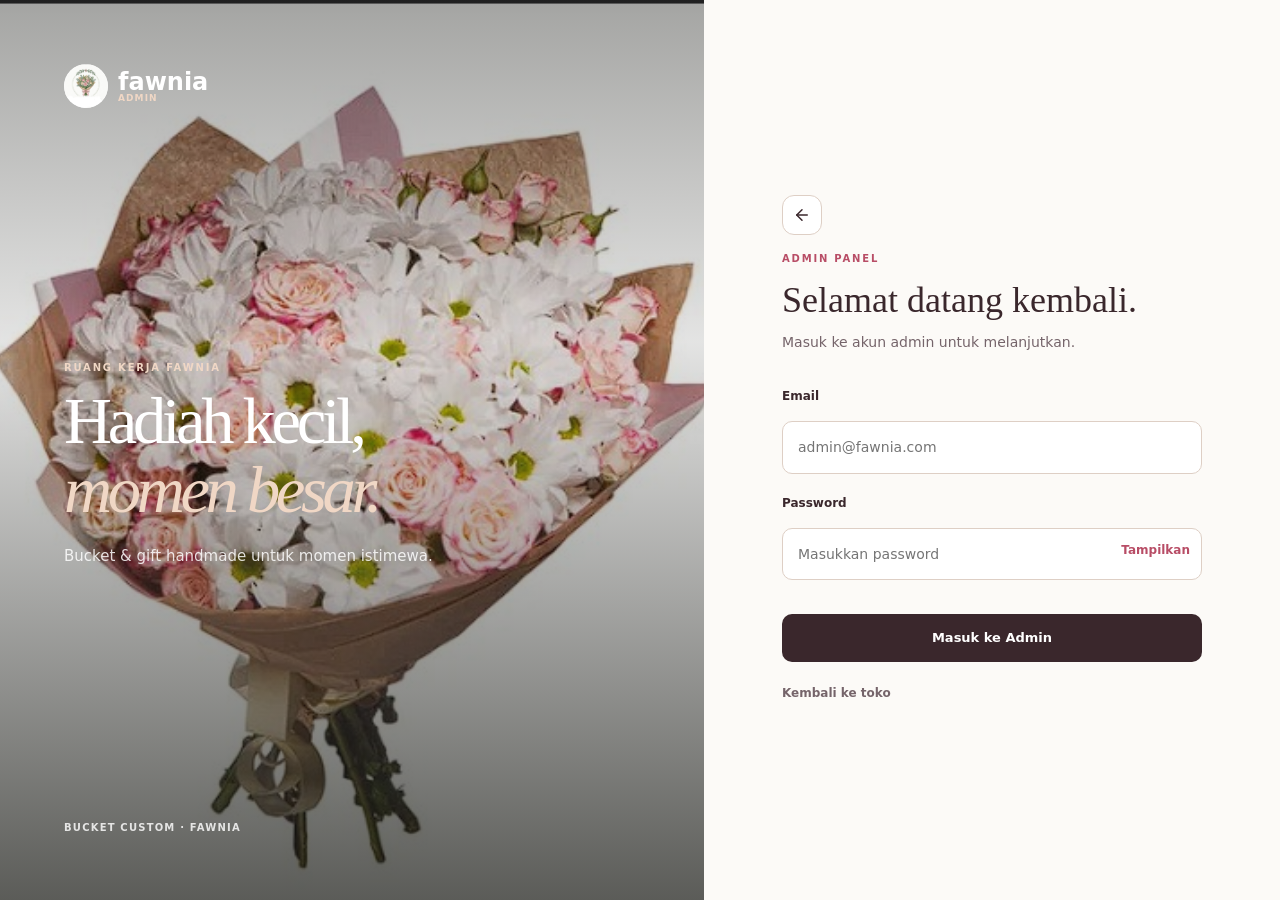
<file: pages/admin/dashboard.html>
<!doctype html>
<!-- Path dasar (data-base) dipakai js/ui.js untuk memuat logo di halaman admin -->
<html lang="id" data-base="../../">
  <head>
    <meta charset="UTF-8" />
    <meta name="viewport" content="width=device-width,initial-scale=1.0" />
    <title>Dashboard — Fawnia Admin</title>
    <link rel="icon" href="../../assets/img/fawnia-logo.png" />
    <link rel="stylesheet" href="../../css/base.css" />
    <link rel="stylesheet" href="../../css/admin.css" />
  </head>
  <body class="admin-page">
    <header class="admin-top"></header>
    <aside class="admin-sidebar"></aside>

    <main class="admin-content">
      <p class="eyebrow">OVERVIEW</p>
      <h1>Dashboard</h1>
      <div id="dashboard-stats" class="admin-stats"></div>

      <section class="admin-panel">
        <h2>Pesanan terbaru</h2>
        <div id="latest-orders" class="mini-list"></div>
      </section>

      <section class="admin-panel">
        <h2>Pintasan</h2>
        <div class="quick-links">
          <a href="products.html">Tambah / edit produk</a>
          <a href="gallery.html">Upload foto galeri</a>
          <a href="orders.html">Kelola pesanan</a>
          <a href="settings.html">Ubah nomor WhatsApp</a>
        </div>
      </section>
    </main>

    <script src="../../js/config.js"></script>
    <script src="../../js/utils.js"></script>
    <script src="../../js/store.js"></script>
    <script src="../../js/ui.js"></script>
    <script src="../../js/admin/auth.js"></script>
    <script src="../../js/admin/common.js"></script>
    <script src="../../js/admin/sidebar.js"></script>
    <script src="../../js/admin/dashboard.js"></script>
    <script src="../../js/vendor/lucide.min.js" defer onerror="document.documentElement.classList.add('no-lucide')"></script>
  </body>
</html>
</file>
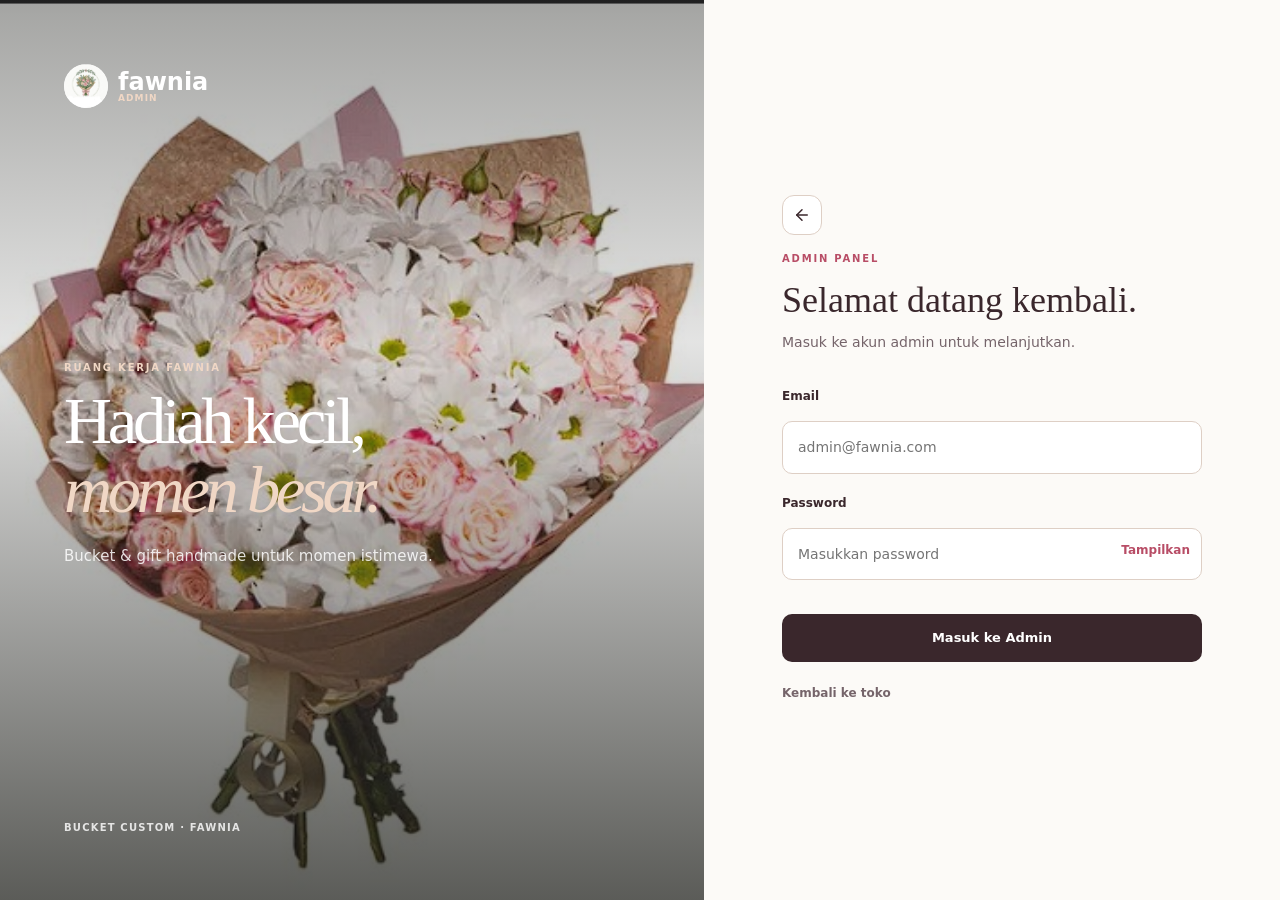
<file: pages/admin/gallery.html>
<!doctype html>
<!-- Path dasar (data-base) dipakai js/ui.js untuk memuat logo di halaman admin -->
<html lang="id" data-base="../../">
  <head>
    <meta charset="UTF-8" />
    <meta name="viewport" content="width=device-width,initial-scale=1.0" />
    <title>Galeri — Fawnia Admin</title>
    <link rel="icon" href="../../assets/img/fawnia-logo.png" />
    <link rel="stylesheet" href="../../css/base.css" />
    <link rel="stylesheet" href="../../css/admin.css" />
  </head>
  <body class="admin-page">
    <header class="admin-top"></header>
    <aside class="admin-sidebar"></aside>

    <main class="admin-content">
      <div class="admin-title">
        <div>
          <p class="eyebrow">CONTENT</p>
          <h1>Galeri</h1>
        </div>
        <button class="admin-btn" id="add-gallery" type="button">
          + Tambah Foto
        </button>
      </div>
      <div id="gallery-admin-grid" class="gallery-admin-grid"></div>
    </main>

    <script src="../../js/config.js"></script>
    <script src="../../js/utils.js"></script>
    <script src="../../js/store.js"></script>
    <script src="../../js/ui.js"></script>
    <script src="../../js/admin/auth.js"></script>
    <script src="../../js/admin/common.js"></script>
    <script src="../../js/admin/sidebar.js"></script>
    <script src="../../js/admin/gallery.js"></script>
    <script src="../../js/vendor/lucide.min.js" defer onerror="document.documentElement.classList.add('no-lucide')"></script>
  </body>
</html>
</file>
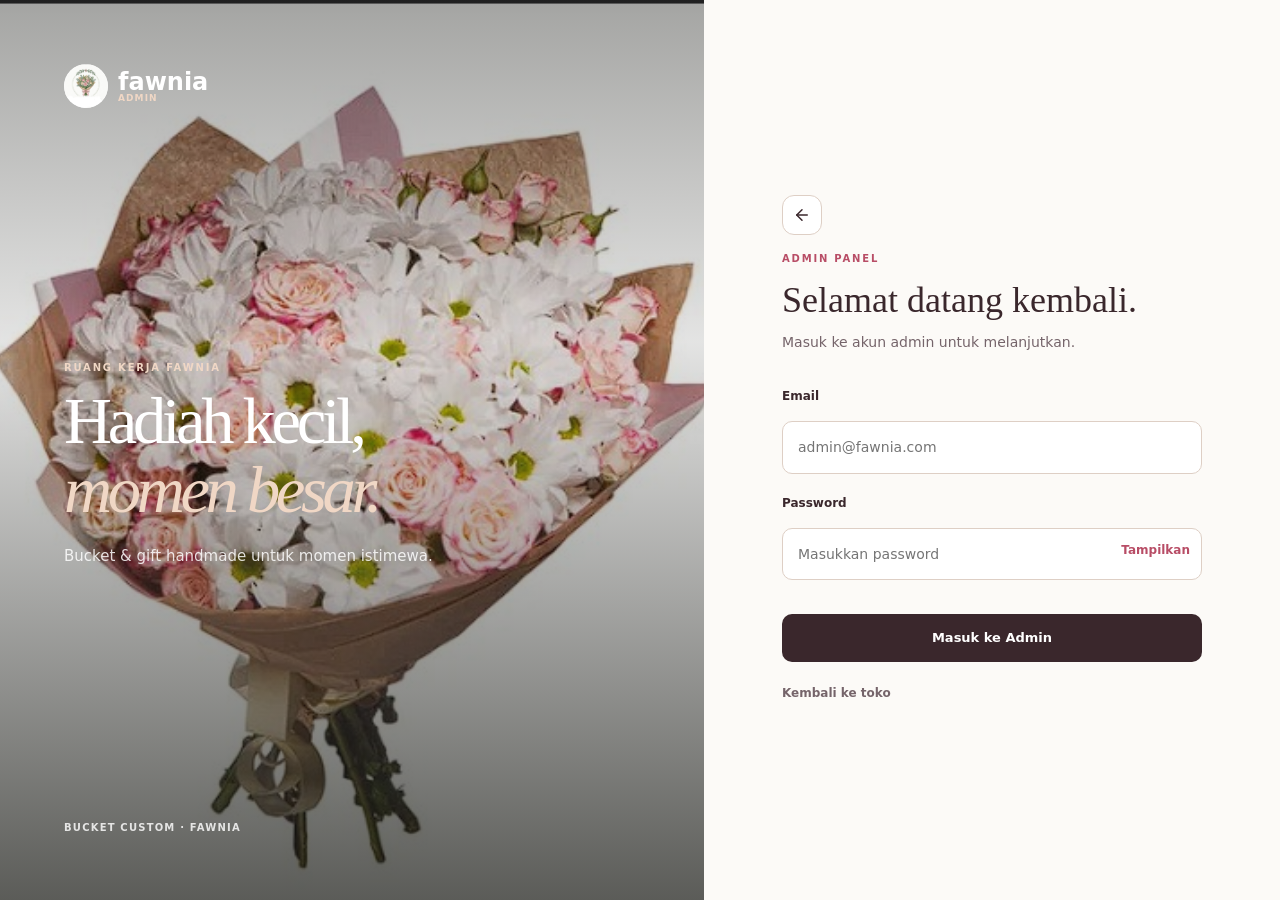
<file: pages/admin/login.html>
<!doctype html>
<!-- Path dasar (data-base) dipakai js/ui.js untuk memuat logo di halaman admin -->
<html lang="id" data-base="../../">
  <head>
    <meta charset="UTF-8" />
    <meta name="viewport" content="width=device-width,initial-scale=1.0" />
    <title>Admin Login — Fawnia</title>
    <link rel="icon" href="../../assets/img/fawnia-logo.png" />
    <link rel="stylesheet" href="../../css/base.css" />
    <link rel="stylesheet" href="../../css/admin.css" />
  </head>
  <body class="login-page">
    <main class="login-layout">
      <section class="login-showcase" aria-label="Fawnia Bucket and Gift">
        <img class="login-photo" src="../../assets/img/bucket-3.png" alt="Bucket bunga buatan Fawnia">
        <div class="login-showcase-content">
          <a class="admin-brand brand" href="../../index.html">
            <span class="brand-mark"><img src="../../assets/img/fawnia-logo.png" alt=""></span>
            <span>fawnia <small>ADMIN</small></span>
          </a>
          <div>
            <p class="eyebrow">RUANG KERJA FAWNIA</p>
            <h1>Hadiah kecil,<br><em>momen besar.</em></h1>
            <p class="login-tagline">Bucket &amp; gift handmade untuk momen istimewa.</p>
          </div>
          <span class="login-photo-caption">BUCKET CUSTOM · FAWNIA</span>
        </div>
      </section>

      <section class="login-panel">
        <div class="login-card">
          <p class="eyebrow">ADMIN PANEL</p>
          <h2>Selamat datang kembali.</h2>
          <p class="muted">Masuk ke akun admin untuk melanjutkan.</p>

          <form id="login-form">
            <label for="email">Email</label>
            <input id="email" type="email" autocomplete="username" required placeholder="admin@fawnia.com">
            <label for="password">Password</label>
            <div class="password-wrap">
              <input id="password" type="password" autocomplete="current-password" required placeholder="Masukkan password">
              <button type="button" id="toggle">Tampilkan</button>
            </div>
            <p id="error" class="error" role="alert"></p>
            <button class="admin-btn" type="submit">Masuk ke Admin</button>
          </form>
          <a class="login-home-link" href="../../index.html">Kembali ke toko</a>
        </div>
      </section>
    </main>

    <script src="../../js/config.js"></script>
    <script src="../../js/utils.js"></script>
    <script src="../../js/store.js"></script>
    <script src="../../js/ui.js"></script>
    <script src="../../js/admin/auth.js"></script>
    <script src="../../js/vendor/lucide.min.js" defer onerror="document.documentElement.classList.add('no-lucide')"></script>
  </body>
</html>
</file>
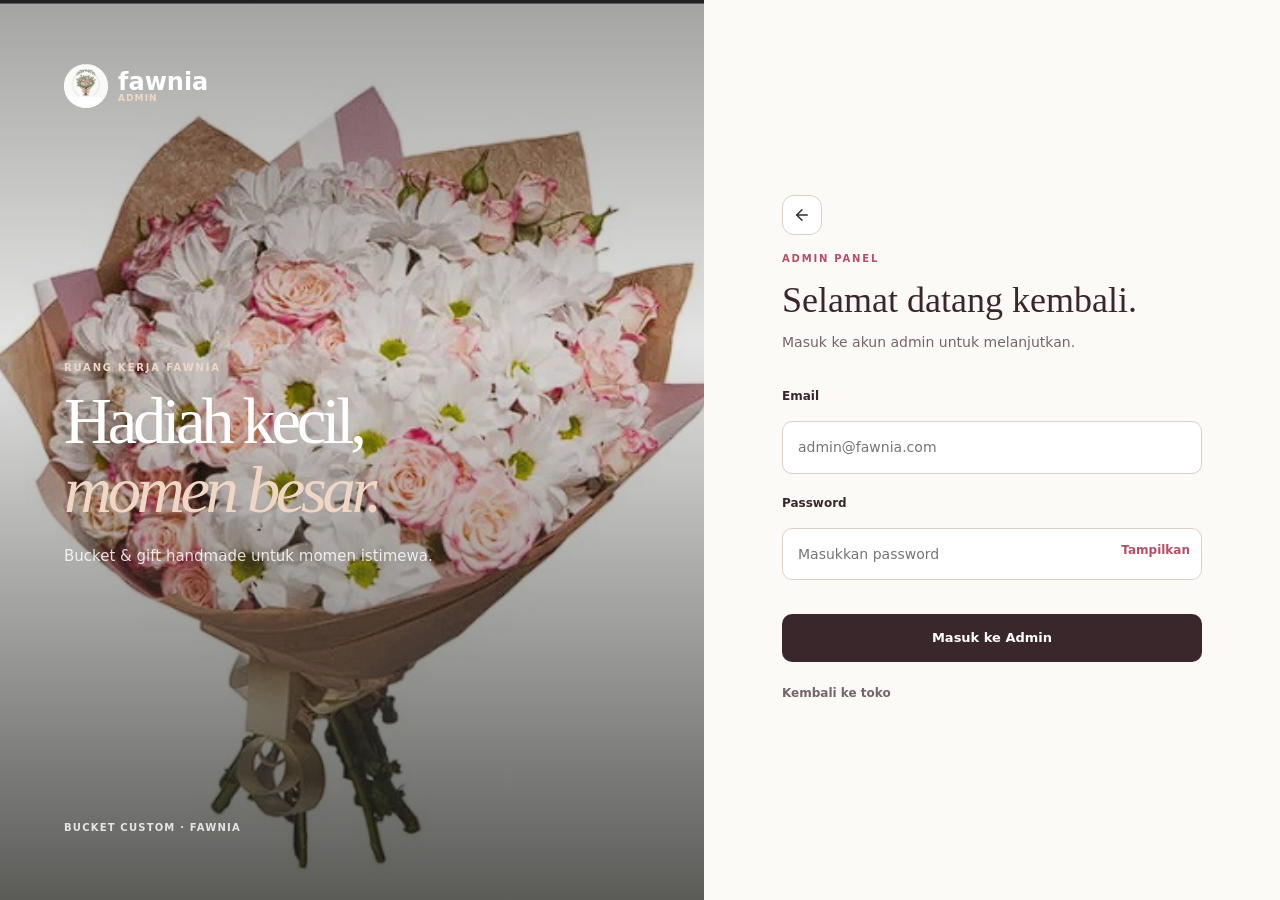
<file: pages/admin/messages.html>
<!doctype html>
<!-- Path dasar (data-base) dipakai js/ui.js untuk memuat logo di halaman admin -->
<html lang="id" data-base="../../">
  <head>
    <meta charset="UTF-8" />
    <meta name="viewport" content="width=device-width,initial-scale=1.0" />
    <title>Pesan — Fawnia Admin</title>
    <link rel="icon" href="../../assets/img/fawnia-logo.png" />
    <link rel="stylesheet" href="../../css/base.css" />
    <link rel="stylesheet" href="../../css/admin.css" />
  </head>
  <body class="admin-page">
    <header class="admin-top"></header>
    <aside class="admin-sidebar"></aside>

    <main class="admin-content">
      <p class="eyebrow">INBOX</p>
      <h1>Pesan</h1>
      <p class="muted">
        Pesan dari pengunjung website. Balas langsung lewat WhatsApp.
      </p>
      <div id="message-list" class="admin-table"></div>
    </main>

    <script src="../../js/config.js"></script>
    <script src="../../js/utils.js"></script>
    <script src="../../js/store.js"></script>
    <script src="../../js/ui.js"></script>
    <script src="../../js/admin/auth.js"></script>
    <script src="../../js/admin/common.js"></script>
    <script src="../../js/admin/sidebar.js"></script>
    <script src="../../js/admin/messages.js"></script>
    <script src="../../js/vendor/lucide.min.js" defer onerror="document.documentElement.classList.add('no-lucide')"></script>
  </body>
</html>
</file>
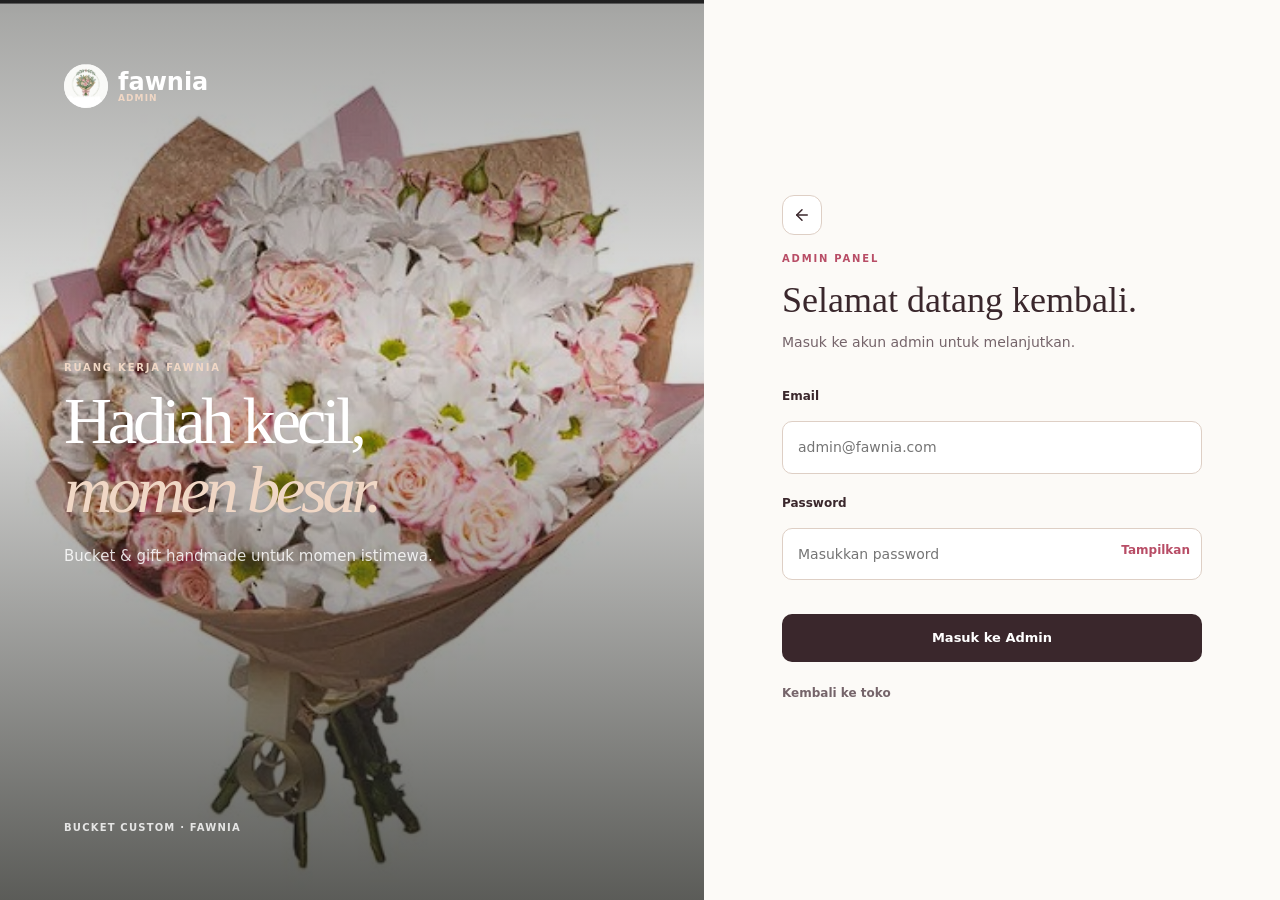
<file: pages/admin/orders.html>
<!doctype html>
<!-- Path dasar (data-base) dipakai js/ui.js untuk memuat logo di halaman admin -->
<html lang="id" data-base="../../">
  <head>
    <meta charset="UTF-8" />
    <meta name="viewport" content="width=device-width,initial-scale=1.0" />
    <title>Pesanan — Fawnia Admin</title>
    <link rel="icon" href="../../assets/img/fawnia-logo.png" />
    <link rel="stylesheet" href="../../css/base.css" />
    <link rel="stylesheet" href="../../css/admin.css" />
  </head>
  <body class="admin-page">
    <header class="admin-top"></header>
    <aside class="admin-sidebar"></aside>

    <main class="admin-content">
      <p class="eyebrow">ORDER</p>
      <h1>Pesanan</h1>
      <div id="order-stats" class="admin-stats"></div>

      <div class="admin-toolbar">
        <input
          id="order-search"
          type="search"
          placeholder="Cari ID, nama, nomor WA..."
        />
        <select id="order-filter"></select>
      </div>

      <div id="order-list" class="order-list"></div>
    </main>

    <script src="../../js/config.js"></script>
    <script src="../../js/utils.js"></script>
    <script src="../../js/store.js"></script>
    <script src="../../js/ui.js"></script>
    <script src="../../js/admin/auth.js"></script>
    <script src="../../js/admin/common.js"></script>
    <script src="../../js/admin/sidebar.js"></script>
    <script src="../../js/admin/orders.js"></script>
    <script src="../../js/vendor/lucide.min.js" defer onerror="document.documentElement.classList.add('no-lucide')"></script>
  </body>
</html>
</file>
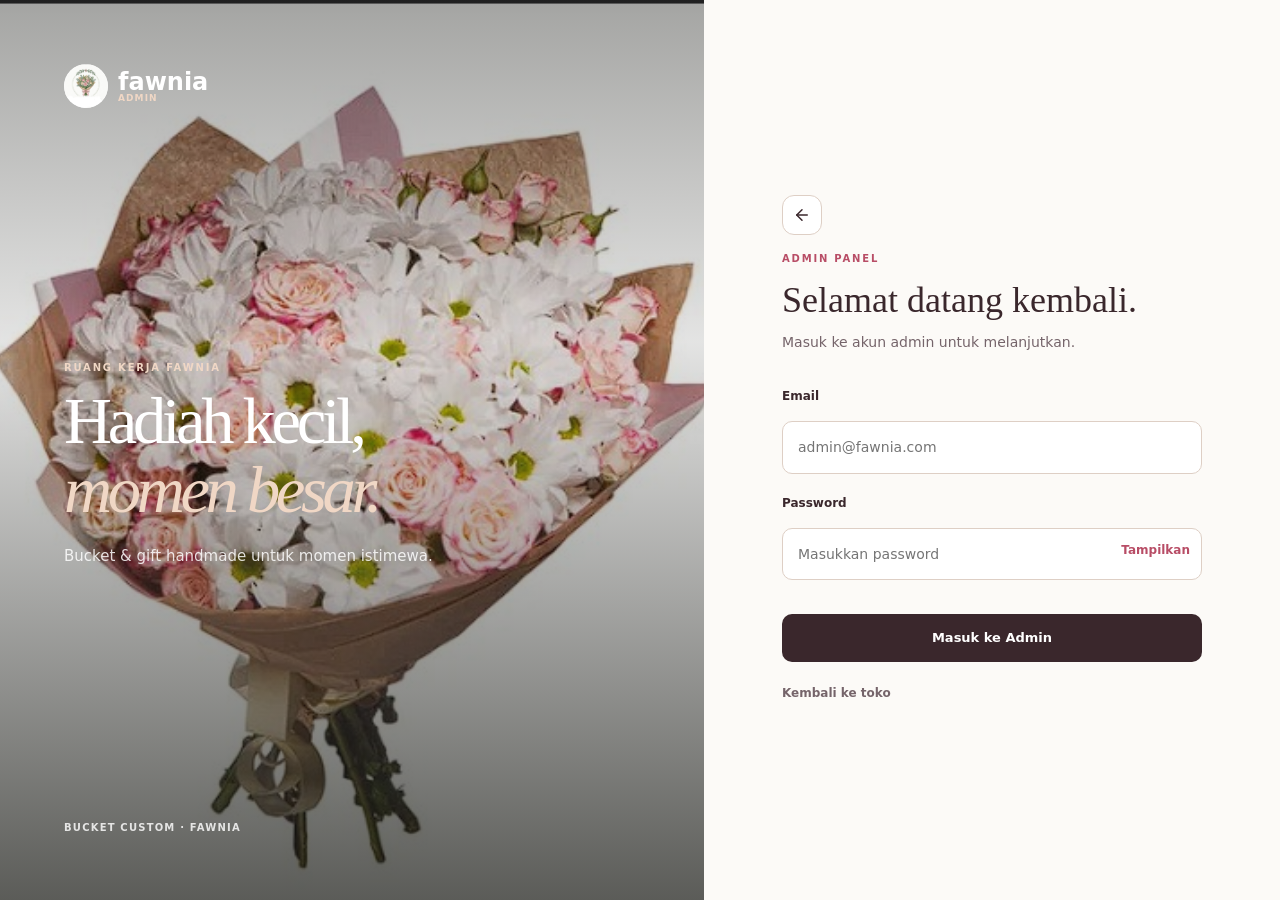
<file: pages/admin/products.html>
<!doctype html>
<!-- Path dasar (data-base) dipakai js/ui.js untuk memuat logo di halaman admin -->
<html lang="id" data-base="../../">
  <head>
    <meta charset="UTF-8" />
    <meta name="viewport" content="width=device-width,initial-scale=1.0" />
    <title>Produk — Fawnia Admin</title>
    <link rel="icon" href="../../assets/img/fawnia-logo.png" />
    <link rel="stylesheet" href="../../css/base.css" />
    <link rel="stylesheet" href="../../css/admin.css" />
  </head>
  <body class="admin-page">
    <header class="admin-top"></header>
    <aside class="admin-sidebar"></aside>

    <main class="admin-content">
      <div class="admin-title">
        <div>
          <p class="eyebrow">CONTENT</p>
          <h1>Produk</h1>
        </div>
        <button class="admin-btn" id="add" type="button">
          + Tambah Produk
        </button>
      </div>
      <div id="product-list" class="admin-table"></div>
    </main>

    <script src="../../js/config.js"></script>
    <script src="../../js/utils.js"></script>
    <script src="../../js/store.js"></script>
    <script src="../../js/ui.js"></script>
    <script src="../../js/admin/auth.js"></script>
    <script src="../../js/admin/common.js"></script>
    <script src="../../js/admin/sidebar.js"></script>
    <script src="../../js/admin/products.js"></script>
    <script src="../../js/vendor/lucide.min.js" defer onerror="document.documentElement.classList.add('no-lucide')"></script>
  </body>
</html>
</file>
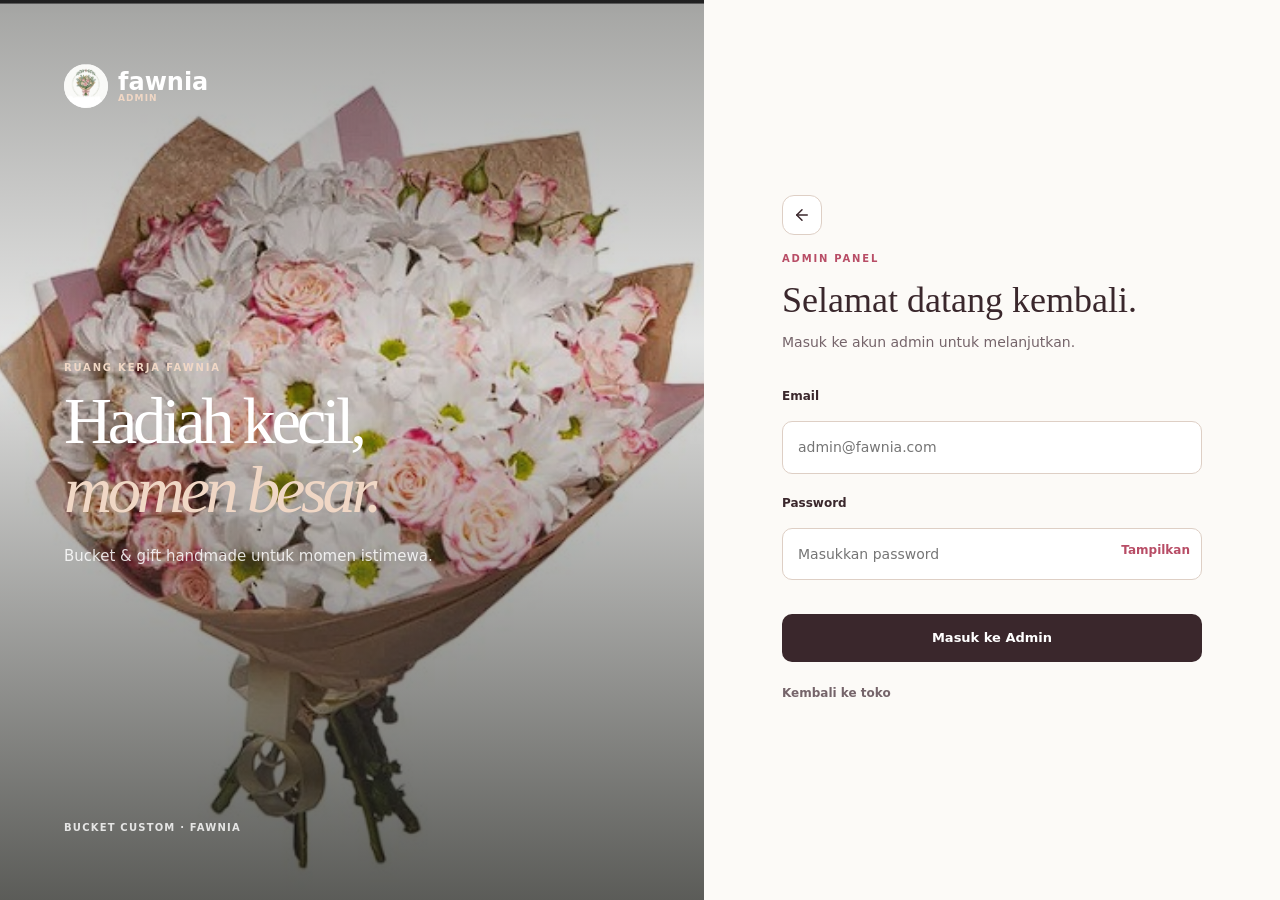
<file: pages/admin/settings.html>
<!doctype html>
<!-- Path dasar (data-base) dipakai js/ui.js untuk memuat logo di halaman admin -->
<html lang="id" data-base="../../">
  <head>
    <meta charset="UTF-8" />
    <meta name="viewport" content="width=device-width,initial-scale=1.0" />
    <title>Pengaturan — Fawnia Admin</title>
    <link rel="icon" href="../../assets/img/fawnia-logo.png" />
    <link rel="stylesheet" href="../../css/base.css" />
    <link rel="stylesheet" href="../../css/admin.css" />
  </head>
  <body class="admin-page">
    <header class="admin-top"></header>
    <aside class="admin-sidebar"></aside>

    <main class="admin-content">
      <p class="eyebrow">SETTINGS</p>
      <h1>Pengaturan</h1>

      <form id="settings-form">
        <section class="admin-panel">
          <h2>Profil toko</h2>
          <div class="admin-form-grid">
            <label>Nama UMKM<input name="businessName" type="text" /></label>
            <label>Tagline<input name="tagline" type="text" /></label>
            <label
              >Nomor WhatsApp<input
                name="whatsapp"
                type="text"
                placeholder="6281234567890"
            /></label>
            <label>Instagram<input name="instagram" type="text" /></label>
            <label>Email<input name="email" type="email" /></label>
            <label>Alamat toko<input name="address" type="text" /></label>
          </div>
        </section>

        <section class="admin-panel">
          <h2>Pengiriman & pembayaran</h2>
          <div class="admin-form-grid">
            <label
              >Catatan pengiriman<input name="shippingNote" type="text"
            /></label>
            <label
              >Rekening transfer<input name="bankAccount" type="text"
            /></label>
            <label>Catatan QRIS<input name="qrisNote" type="text" /></label>
          </div>
          <div class="settings-columns">
            <div>
              <h3>Metode pengiriman</h3>
              <div id="settings-shipping" class="mini-list"></div>
            </div>
            <div>
              <h3>Metode pembayaran</h3>
              <div id="settings-payment" class="mini-list"></div>
            </div>
          </div>
        </section>

        <div class="admin-actions">
          <button class="admin-btn" type="submit">Simpan Perubahan</button>
          <button class="btn-secondary danger" type="button" id="reset-data">
            Reset data demo
          </button>
        </div>
      </form>
    </main>

    <script src="../../js/config.js"></script>
    <script src="../../js/utils.js"></script>
    <script src="../../js/store.js"></script>
    <script src="../../js/ui.js"></script>
    <script src="../../js/admin/auth.js"></script>
    <script src="../../js/admin/common.js"></script>
    <script src="../../js/admin/sidebar.js"></script>
    <script src="../../js/admin/settings.js"></script>
    <script src="../../js/vendor/lucide.min.js" defer onerror="document.documentElement.classList.add('no-lucide')"></script>
  </body>
</html>
</file>
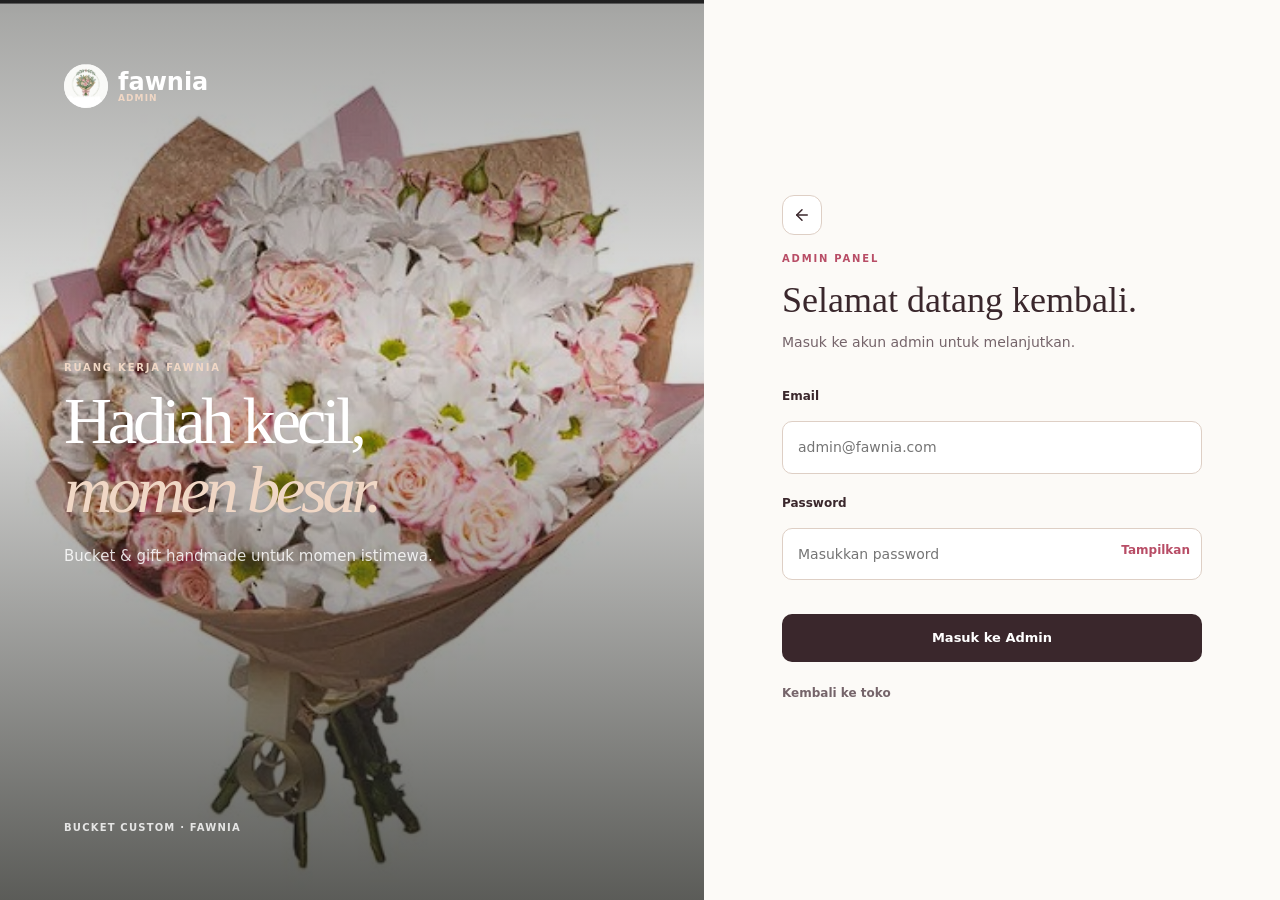
<file: pages/admin/testimonials.html>
<!doctype html>
<!-- Path dasar (data-base) dipakai js/ui.js untuk memuat logo di halaman admin -->
<html lang="id" data-base="../../">
  <head>
    <meta charset="UTF-8" />
    <meta name="viewport" content="width=device-width,initial-scale=1.0" />
    <title>Testimoni — Fawnia Admin</title>
    <link rel="icon" href="../../assets/img/fawnia-logo.png" />
    <link rel="stylesheet" href="../../css/base.css" />
    <link rel="stylesheet" href="../../css/admin.css" />
  </head>
  <body class="admin-page">
    <header class="admin-top"></header>
    <aside class="admin-sidebar"></aside>

    <main class="admin-content">
      <div class="admin-title">
        <div>
          <p class="eyebrow">CONTENT</p>
          <h1>Testimoni</h1>
        </div>
        <button class="admin-btn" id="add-testimonial" type="button">
          + Tambah Testimoni
        </button>
      </div>
      <div id="testimonial-list" class="admin-table"></div>
    </main>

    <script src="../../js/config.js"></script>
    <script src="../../js/utils.js"></script>
    <script src="../../js/store.js"></script>
    <script src="../../js/ui.js"></script>
    <script src="../../js/admin/auth.js"></script>
    <script src="../../js/admin/common.js"></script>
    <script src="../../js/admin/sidebar.js"></script>
    <script src="../../js/admin/testimonials.js"></script>
    <script src="../../js/vendor/lucide.min.js" defer onerror="document.documentElement.classList.add('no-lucide')"></script>
  </body>
</html>
</file>
<file: css/base.css>
/* ============================================================
   css/base.css — Variabel, reset, tipografi, utilitas
   Dipakai oleh halaman publik & panel admin.
   ============================================================ */

:root {
  --bg: #f8eee5;
  --surface: #fffaf4;
  --ink: #3a272c;
  --muted: #75646a;
  --accent: #b84d66;
  --accent-dark: #7d3045;
  --peach: #edb18f;
  --line: #decfc5;
  --white: #fff;
  --danger: #a94b42;
  --success: #4e714a;
  --radius: 18px;
  --shadow: 0 14px 36px rgba(93, 47, 60, 0.12);
}

* {
  box-sizing: border-box;
  margin: 0;
  padding: 0;
}

a[href],
button,
summary,
select,
label[for],
input[type="checkbox"],
input[type="radio"],
[role="button"],
[role="tab"],
[role="switch"] {
  cursor: pointer;
}

button:disabled,
input:disabled,
select:disabled {
  cursor: not-allowed;
}

:focus-visible {
  outline: 3px solid var(--peach);
  outline-offset: 3px;
}

@media (prefers-reduced-motion: reduce) {
  *,
  *::before,
  *::after {
    scroll-behavior: auto !important;
    animation-duration: 0.01ms !important;
    animation-iteration-count: 1 !important;
    transition-duration: 0.01ms !important;
  }
}

html {
  scroll-behavior: smooth;
}

body {
  font-family:
    ui-sans-serif,
    system-ui,
    -apple-system,
    BlinkMacSystemFont,
    "Segoe UI",
    sans-serif;
  background: var(--bg);
  color: var(--ink);
  line-height: 1.6;
  overflow-x: hidden;
}

a {
  color: inherit;
  text-decoration: none;
}
button {
  font: inherit;
}
img {
  display: block;
  max-width: 100%;
}

.container {
  width: min(1120px, calc(100% - 40px));
  margin: auto;
}
.section {
  padding: 96px 0;
  scroll-margin-top: 80px;
}

.eyebrow {
  font-size: 11px;
  letter-spacing: 0.18em;
  font-weight: 800;
  color: var(--accent);
  margin-bottom: 15px;
}

h1 {
  font-size: clamp(48px, 7vw, 88px);
  line-height: 0.98;
  letter-spacing: -0.065em;
  font-family: Georgia, "Times New Roman", serif;
  font-weight: 700;
}
h1 em,
h2 em {
  font-family: Georgia, serif;
  font-weight: 400;
  color: var(--accent);
}
h2 {
  font-size: clamp(34px, 4.2vw, 55px);
  line-height: 1.05;
  letter-spacing: -0.055em;
  font-family: Georgia, "Times New Roman", serif;
}

.empty-note {
  color: var(--muted);
  font-size: 14px;
  padding: 20px 0;
}
.error {
  min-height: 18px;
  color: var(--danger);
  font-size: 12px;
  margin-top: 6px;
}

/* Tombol global */
.btn {
  display: inline-flex;
  align-items: center;
  justify-content: center;
  gap: 9px;
  padding: 14px 20px;
  border-radius: 12px;
  font-weight: 700;
  font-size: 14px;
  transition:
    transform 0.2s,
    background 0.2s;
  border: 0;
  cursor: pointer;
}
.btn:hover {
  transform: translateY(-2px);
}
.btn-primary {
  background: var(--ink);
  color: #fff;
}
.btn-primary:hover {
  background: #181513;
}
.btn-ghost {
  border: 1px solid var(--line);
  background: var(--surface);
}
.btn-light {
  background: #fff;
  color: var(--ink);
}
.btn svg {
  width: 16px;
  height: 16px;
}

.page-back {
  width: 40px;
  height: 40px;
  flex: none;
  display: grid;
  place-items: center;
  border: 1px solid var(--line);
  border-radius: 12px;
  background: var(--white);
  color: var(--ink);
  transition: 0.2s;
}
.page-back:hover {
  border-color: var(--accent);
  color: var(--accent-dark);
}
.page-back svg {
  width: 18px;
  height: 18px;
}
.login-card > .page-back {
  margin-bottom: 16px;
}

@media (max-width: 767px) {
  .container {
    width: min(100% - 28px, 600px);
  }
  .section {
    padding: 70px 0;
    scroll-margin-top: 20px;
  }
}

@media (min-width: 1500px) {
  .container {
    width: min(1200px, calc(100% - 80px));
  }
}

/* ---------- Cadangan saat lucide gagal dimuat ----------
   Tanpa ikon, tombol berisi ikon saja bisa terlihat kosong. Aturan ini
   hanya berlaku bila CDN lucide gagal (class `no-lucide` dipasang oleh
   onerror pada tag script). Setiap ikon diberi label teks pengganti
   agar tombol tetap bisa dipahami. */
html.no-lucide [data-lucide] {
  display: inline-block;
  min-width: 1em;
  min-height: 1em;
  vertical-align: -0.15em;
}

/* Hanya teks pendek yang tampil; ikon di dalam tombol ikon-saja dibiarkan
   kosong karena tombolnya sudah punya aria-label. */
html.no-lucide [data-lucide]::before {
  content: "•";
  font-size: 12px;
  opacity: 0.55;
}
</file>
<file: css/admin.css>
/* ============================================================
   css/admin.css — Panel admin (login, tabel, modal, pesanan)
   Memakai variabel & tombol dasar dari css/base.css
   ============================================================ */

body {
  background: #f7f1eb;
}
.eyebrow {
  font-size: 10px;
  letter-spacing: 0.18em;
  margin-bottom: 10px;
}
.muted {
  color: var(--muted);
  font-size: 14px;
}
button,
input,
select,
textarea {
  font: inherit;
}
.admin-brand {
  display: inline-flex;
  align-items: center;
  gap: 10px;
  color: var(--ink);
  font-size: 18px;
  font-weight: 900;
  line-height: 1;
  text-decoration: none;
}
.admin-brand .brand-mark {
  display: grid;
  place-items: center;
  width: 40px;
  height: 40px;
  flex: none;
  overflow: hidden;
  border-radius: 50%;
  border-radius: 50%;
  background: var(--ink);
  color: #fff;
}
.admin-brand .brand-mark img {
  width: 100%;
  height: 100%;
  object-fit: cover;
  border-radius: 50%;
}
.admin-brand-name {
  display: flex;
  flex-direction: column;
  gap: 4px;
}
.admin-brand small {
  margin: 0;
  color: var(--accent);
  font-size: 9px;
  letter-spacing: 0.12em;
}
.login-page {
  min-height: 100vh;
  background: #f7f1eb;
}
.login-layout {
  min-height: 100vh;
  display: grid;
  grid-template-columns: minmax(0, 1.1fr) minmax(420px, 0.9fr);
}
.login-showcase {
  min-height: 100vh;
  position: relative;
  overflow: hidden;
  background: #40382f;
  color: #fff;
}
.login-photo {
  position: absolute;
  inset: 0;
  width: 100%;
  height: 100%;
  object-fit: cover;
}
.login-showcase::after {
  content: "";
  position: absolute;
  inset: 0;
  background: linear-gradient(180deg, rgba(28, 29, 24, 0.4), rgba(28, 29, 24, 0.12) 38%, rgba(28, 29, 24, 0.72));
}
.login-showcase-content {
  position: relative;
  z-index: 1;
  min-height: 100vh;
  display: flex;
  flex-direction: column;
  justify-content: space-between;
  padding: clamp(32px, 5vw, 72px);
}
.login-showcase .admin-brand {
  color: #fff;
  font-size: 24px;
  margin: 0;
}
.login-showcase .admin-brand .brand-mark {
  width: 44px;
  height: 44px;
  background: #fff;
  border-radius: 50%;
}
.login-showcase .admin-brand .brand-mark img {
  display: block;
}
.login-showcase .admin-brand small {
  display: block;
  color: #f0d7c5;
}
.login-showcase .eyebrow {
  color: #f0d7c5;
}
.login-showcase h1 {
  font-family: Georgia, "Times New Roman", serif;
  font-size: clamp(42px, 5.2vw, 72px);
  font-weight: 400;
  line-height: 1.04;
}
.login-showcase h1 em {
  color: #f0d7c5;
}
.login-tagline {
  margin-top: 20px;
  color: rgba(255, 255, 255, 0.84);
  font-size: 15px;
}
.login-photo-caption {
  font-size: 10px;
  font-weight: 800;
  letter-spacing: 0.12em;
  color: rgba(255, 255, 255, 0.82);
}
.login-panel {
  min-height: 100vh;
  display: grid;
  place-items: center;
  padding: 48px;
  background: #fcfaf7;
}
.login-card {
  width: min(420px, 100%);
  padding: 0;
  background: transparent;
}
.login-card > .eyebrow {
  margin-bottom: 14px;
}
.login-card h2 {
  margin-bottom: 10px;
  font-family: Georgia, "Times New Roman", serif;
  font-size: 36px;
  font-weight: 400;
  line-height: 1.1;
  letter-spacing: 0;
}
.login-card form {
  margin-top: 34px;
}
.login-card form > label {
  display: block;
  margin: 20px 0 8px;
  font-size: 12px;
  font-weight: 800;
  color: var(--ink);
}
.login-card input {
  width: 100%;
  margin-top: 7px;
  border: 1px solid var(--line);
  background: #fff;
  border-radius: 10px;
  padding: 14px 15px;
  outline: none;
  font-size: 14px;
  color: var(--ink);
  transition: border-color 0.2s, box-shadow 0.2s;
}
.login-card input:focus {
  border-color: var(--accent);
  box-shadow: 0 0 0 3px rgba(156, 107, 79, 0.12);
}
.admin-panel input,
.admin-panel select,
.admin-panel textarea,
.field input,
.field select,
.field textarea {
  width: 100%;
  margin-top: 7px;
  border: 1px solid var(--line);
  background: #fff;
  border-radius: 12px;
  padding: 12px 13px;
  outline: none;
  font-size: 14px;
  color: var(--ink);
  transition: border-color 0.2s, box-shadow 0.2s;
}
.login-card input:focus,
.admin-panel input:focus,
.admin-panel select:focus,
.admin-panel textarea:focus,
.field input:focus,
.field select:focus,
.field textarea:focus {
  border-color: var(--accent);
  box-shadow: 0 0 0 3px rgba(156, 107, 79, 0.12);
}
.password-wrap {
  position: relative;
}
.password-wrap input {
  padding-right: 100px;
}
.password-wrap button {
  position: absolute;
  right: 12px;
  top: 50%;
  transform: translateY(-50%);
  border: 0;
  background: transparent;
  color: var(--accent);
  font-size: 12px;
  font-weight: 700;
  cursor: pointer;
}
.admin-btn {
  border: 0;
  background: var(--ink);
  color: #fff;
  border-radius: 12px;
  padding: 12px 18px;
  font-weight: 800;
  cursor: pointer;
  font-size: 13px;
  transition: background 0.2s;
}
.admin-btn:hover {
  background: #181513;
}
.login-card .admin-btn {
  width: 100%;
  min-height: 48px;
  margin-top: 10px;
  border-radius: 10px;
}
.login-home-link {
  display: inline-block;
  margin-top: 22px;
  color: var(--muted);
  font-size: 12px;
  font-weight: 700;
}
.login-home-link:hover {
  color: var(--accent-dark);
}

/* ---------- Tata letak ---------- */
.admin-top {
  height: 70px;
  padding: 0 30px;
  display: flex;
  align-items: center;
  justify-content: space-between;
  background: var(--surface);
  border-bottom: 1px solid var(--line);
  position: sticky;
  top: 0;
  z-index: 10;
}
.admin-top .admin-brand {
  margin: 0;
}
.admin-top-actions {
  display: flex;
  align-items: center;
  gap: 10px;
}
.top-link {
  font-size: 12px;
  color: var(--muted);
  font-weight: 700;
}
.top-link:hover {
  color: var(--ink);
}
.logout {
  border: 1px solid var(--line);
  background: #fff;
  border-radius: 10px;
  padding: 9px 13px;
  font-size: 12px;
  cursor: pointer;
}
.logout:hover {
  background: #f3e9e0;
}

.admin-sidebar {
  position: fixed;
  left: 0;
  top: 70px;
  bottom: 0;
  width: 230px;
  padding: 25px 15px;
  background: var(--surface);
  border-right: 1px solid var(--line);
}
.admin-sidebar a {
  display: flex;
  align-items: center;
  gap: 10px;
  padding: 11px 14px;
  border-radius: 11px;
  font-size: 13px;
  color: var(--muted);
  margin-bottom: 5px;
}
.admin-sidebar a svg {
  width: 17px;
  height: 17px;
}
.admin-sidebar a:hover {
  background: #f5ece4;
  color: var(--ink);
}
.admin-sidebar a.active {
  background: #eee3da;
  color: var(--ink);
  font-weight: 800;
}

.admin-content {
  margin-left: 230px;
  padding: 45px;
  max-width: 1280px;
}
.admin-content h1 {
  font-size: 46px;
  letter-spacing: -0.05em;
  margin-bottom: 28px;
  line-height: 1.05;
}
.admin-title {
  display: flex;
  justify-content: space-between;
  align-items: end;
  gap: 20px;
  margin-bottom: 8px;
}
.admin-title h1 {
  margin-bottom: 0;
}

/* ---------- Statistik ---------- */
.admin-stats {
  display: grid;
  grid-template-columns: repeat(auto-fit, minmax(180px, 1fr));
  gap: 15px;
  margin-bottom: 10px;
}
.admin-stats div {
  background: var(--surface);
  border: 1px solid var(--line);
  border-radius: 18px;
  padding: 22px;
}
.admin-stats span {
  font-size: 11px;
  color: var(--muted);
  display: block;
}
.admin-stats strong {
  font-size: 30px;
}
.admin-stats strong.sm {
  font-size: 20px;
}

/* ---------- Panel & tabel ---------- */
.admin-panel {
  margin-top: 25px;
  background: var(--surface);
  border: 1px solid var(--line);
  border-radius: 18px;
  padding: 28px;
}
.admin-panel h2 {
  font-size: 22px;
  margin-bottom: 8px;
}
.admin-panel h3 {
  font-size: 14px;
  margin: 18px 0 8px;
  text-transform: uppercase;
  letter-spacing: 0.08em;
  color: var(--muted);
}
.admin-panel p {
  color: var(--muted);
  font-size: 14px;
}

.admin-table {
  margin-top: 25px;
  border: 1px solid var(--line);
  border-radius: 18px;
  overflow: hidden;
  background: var(--surface);
}
.table-row {
  display: grid;
  grid-template-columns: 62px 1fr 120px 90px 190px;
  align-items: center;
  gap: 16px;
  padding: 16px 22px;
  border-bottom: 1px solid var(--line);
}
.table-row:last-child {
  border-bottom: 0;
}
.table-row small {
  display: block;
  color: var(--muted);
  margin-top: 3px;
  font-size: 11px;
}
.cell-price {
  font-weight: 800;
  font-size: 13px;
}
.quote {
  color: var(--muted);
  font-size: 13px;
  margin-top: 6px;
}
.testimonial-row {
  grid-template-columns: 1fr 90px 200px;
}
.message-row {
  grid-template-columns: 1fr 150px;
}
.status {
  font-size: 11px;
  background: #e6f0e5;
  color: #4e714a;
  padding: 5px 9px;
  border-radius: 999px;
  text-align: center;
  width: max-content;
  font-weight: 700;
}
.status-nonaktif,
.status-dibatalkan {
  background: #f2e3e1;
  color: #a94b42;
}
.status-baru {
  background: #fdf0dc;
  color: #a4712a;
}
.status-diproses {
  background: #e8eaf5;
  color: #4a558c;
}
.status-dikirim {
  background: #e2eef2;
  color: #38707f;
}
.status-selesai {
  background: #e6f0e5;
  color: #4e714a;
}
.row-actions {
  display: flex;
  justify-content: flex-end;
  align-items: center;
  gap: 7px;
  flex-wrap: wrap;
}
.row-actions button,
.gallery-actions button,
.mini-btn {
  border: 1px solid var(--line);
  background: #fff;
  padding: 7px 10px;
  border-radius: 8px;
  font-size: 11px;
  cursor: pointer;
  font-weight: 700;
  color: var(--ink);
}
.row-actions button:hover,
.gallery-actions button:hover,
.mini-btn:hover {
  background: #f3e9e0;
}
.row-actions .danger,
.gallery-actions .danger {
  color: var(--danger);
}
.row-actions select {
  border: 1px solid var(--line);
  border-radius: 8px;
  padding: 6px 8px;
  font-size: 11px;
  background: #fff;
}
.thumb {
  display: block;
  width: 56px;
  height: 56px;
  border-radius: 12px;
  overflow: hidden;
  background: #e8dcd2;
  flex: none;
}
.thumb img {
  width: 100%;
  height: 100%;
  object-fit: cover;
}

.empty-state,
.upload-box {
  margin-top: 20px;
  border: 1px dashed #cdbeb2;
  border-radius: 15px;
  padding: 45px;
  text-align: center;
  color: var(--muted);
  font-size: 13px;
}

/* ---------- Bilah alat & form ---------- */
.admin-toolbar {
  display: flex;
  gap: 10px;
  margin: 22px 0 0;
  flex-wrap: wrap;
}
.admin-toolbar input,
.admin-toolbar select {
  border: 1px solid var(--line);
  background: #fff;
  border-radius: 12px;
  padding: 11px 14px;
  font-size: 13px;
  outline: none;
  min-width: 190px;
}
.admin-toolbar input {
  flex: 1 1 260px;
}
.admin-form-grid {
  display: grid;
  grid-template-columns: 1fr 1fr;
  gap: 0 18px;
}
.admin-actions {
  display: flex;
  gap: 10px;
  margin-top: 22px;
  flex-wrap: wrap;
}
.btn-secondary {
  border: 1px solid var(--line);
  background: #fff;
  border-radius: 12px;
  padding: 12px 18px;
  font-weight: 700;
  font-size: 13px;
  cursor: pointer;
}
.btn-secondary.danger {
  color: var(--danger);
}
.settings-columns {
  display: grid;
  grid-template-columns: 1fr 1fr;
  gap: 26px;
}
.mini-list {
  display: grid;
  gap: 8px;
}
.mini-row {
  display: flex;
  justify-content: space-between;
  gap: 12px;
  padding: 11px 14px;
  border: 1px solid var(--line);
  border-radius: 12px;
  font-size: 13px;
  background: #fff;
}
.mini-row span {
  color: var(--muted);
  font-size: 12px;
  text-align: right;
}
.quick-links {
  display: grid;
  grid-template-columns: repeat(auto-fit, minmax(200px, 1fr));
  gap: 10px;
  margin-top: 16px;
}
.quick-links a {
  padding: 14px;
  border: 1px solid var(--line);
  border-radius: 12px;
  font-size: 13px;
  font-weight: 700;
  background: #fff;
}
.quick-links a:hover {
  background: #f3e9e0;
}

/* ---------- Galeri admin ---------- */
.gallery-admin-grid {
  display: grid;
  grid-template-columns: repeat(auto-fill, minmax(220px, 1fr));
  gap: 16px;
  margin-top: 25px;
}
.gallery-card {
  background: var(--surface);
  border: 1px solid var(--line);
  border-radius: 16px;
  overflow: hidden;
  display: flex;
  flex-direction: column;
}
.gallery-thumb {
  aspect-ratio: 4/3;
  background: #e8dcd2;
}
.gallery-thumb img {
  width: 100%;
  height: 100%;
  object-fit: cover;
}
.gallery-meta {
  padding: 12px 14px;
  display: flex;
  align-items: center;
  justify-content: space-between;
  gap: 8px;
  font-size: 13px;
}
.gallery-actions {
  display: flex;
  gap: 6px;
  padding: 0 14px 14px;
  flex-wrap: wrap;
}

/* ---------- Pesanan ---------- */
.order-list {
  display: grid;
  gap: 14px;
  margin-top: 20px;
}
.order-card {
  background: var(--surface);
  border: 1px solid var(--line);
  border-radius: 18px;
  padding: 20px 22px;
}
.order-card header {
  display: flex;
  justify-content: space-between;
  align-items: center;
  gap: 14px;
}
.order-card header small {
  display: block;
  color: var(--muted);
  font-size: 11px;
}
.order-body {
  display: grid;
  grid-template-columns: 240px 1fr;
  gap: 20px;
  margin: 16px 0;
}
.order-items {
  display: flex;
  gap: 12px;
  align-items: center;
}
.order-items small {
  display: block;
  color: var(--muted);
  font-size: 12px;
}
.order-detail {
  display: grid;
  grid-template-columns: 1fr 1fr;
  gap: 6px 18px;
  font-size: 12px;
}
.order-detail dt {
  color: var(--muted);
  font-size: 10px;
  text-transform: uppercase;
  letter-spacing: 0.06em;
}
.order-detail dd {
  word-break: break-word;
}
.order-foot {
  display: flex;
  justify-content: space-between;
  align-items: center;
  gap: 14px;
  border-top: 1px dashed var(--line);
  padding-top: 14px;
  flex-wrap: wrap;
}
.order-foot strong {
  font-size: 15px;
}

/* ---------- Modal ---------- */
.modal-backdrop {
  position: fixed;
  inset: 0;
  background: rgba(35, 27, 22, 0.5);
  backdrop-filter: blur(3px);
  z-index: 100;
  display: flex;
  align-items: center;
  justify-content: center;
  padding: 20px;
}
.modal {
  width: min(620px, 100%);
  max-height: 90vh;
  overflow: auto;
  background: var(--surface);
  border-radius: 22px;
  box-shadow: 0 30px 80px rgba(40, 28, 20, 0.25);
}
.modal-head {
  display: flex;
  justify-content: space-between;
  align-items: center;
  padding: 20px 24px;
  border-bottom: 1px solid var(--line);
  position: sticky;
  top: 0;
  background: var(--surface);
}
.modal-head h2 {
  font-size: 19px;
}
.modal-close {
  border: 0;
  background: transparent;
  font-size: 26px;
  line-height: 1;
  cursor: pointer;
  color: var(--muted);
}
.modal-body {
  padding: 8px 24px 24px;
}
.modal-body .field:first-child {
  margin-top: 16px;
}
.form-row {
  display: grid;
  grid-template-columns: 1fr 1fr;
  gap: 0 14px;
}
.field small,
.hint {
  display: block;
  color: var(--muted);
  font-size: 11px;
  font-weight: 500;
  margin-top: 4px;
}
.check-line {
  display: flex;
  align-items: center;
  gap: 8px;
  font-size: 13px;
  margin: 12px 0;
}
.check-line input {
  width: auto;
  margin: 0;
}
.preview-box {
  margin: 10px 0;
  min-height: 120px;
  border: 1px dashed #cdbeb2;
  border-radius: 14px;
  display: grid;
  place-items: center;
  overflow: hidden;
  color: var(--muted);
  font-size: 12px;
}
.preview-box img {
  max-height: 200px;
  object-fit: contain;
}
.modal-foot {
  display: flex;
  justify-content: flex-end;
  gap: 10px;
  margin-top: 18px;
}

/* ---------- Toast ---------- */
.app-toast {
  position: fixed;
  left: 50%;
  bottom: 24px;
  transform: translate(-50%, 20px);
  background: var(--ink);
  color: #fff;
  padding: 12px 20px;
  border-radius: 999px;
  font-size: 13px;
  font-weight: 700;
  opacity: 0;
  pointer-events: none;
  transition: 0.25s;
  z-index: 200;
}
.app-toast.show {
  opacity: 1;
  transform: translate(-50%, 0);
}

/* ---------- Tampilan responsif ---------- */
@media (max-width: 1000px) {
  .admin-sidebar {
    width: 190px;
  }
  .admin-content {
    margin-left: 190px;
    padding: 30px 20px;
  }
  .admin-stats {
    grid-template-columns: 1fr 1fr;
  }
  .table-row {
    grid-template-columns: 56px 1fr 100px;
  }
  .table-row .status {
    display: none;
  }
  .row-actions {
    grid-column: 1 / -1;
    justify-content: flex-start;
  }
  .order-body {
    grid-template-columns: 1fr;
  }
}

@media (max-width: 760px) {
  body {
    padding-bottom: 82px;
  }
  .login-layout {
    grid-template-columns: minmax(0, 1fr);
  }
  .login-showcase,
  .login-showcase-content {
    height: 360px;
    min-height: 360px;
  }
  .login-showcase-content {
    padding: 24px;
  }
  .login-showcase h1 {
    font-size: 42px;
  }
  .login-panel {
    min-height: auto;
    padding: 40px 22px 48px;
  }
  .login-panel .login-card {
    padding: 0;
  }
  .admin-top {
    height: 62px;
    padding: 0 14px;
  }
  .admin-top .admin-brand small {
    display: none;
  }
  .admin-top .brand-mark {
    width: 30px !important;
    height: 30px !important;
  }
  .top-link {
    display: none;
  }
  .admin-sidebar {
    position: fixed;
    top: auto;
    left: 8px;
    right: 8px;
    bottom: 8px;
    width: auto;
    height: 64px;
    padding: 5px;
    display: grid;
    grid-template-columns: repeat(7, 1fr);
    z-index: 50;
    border: 1px solid var(--line);
    border-radius: 18px;
    box-shadow: 0 12px 30px rgba(35, 25, 20, 0.14);
  }
  .admin-sidebar a {
    font-size: 8px;
    text-align: center;
    padding: 6px 1px;
    margin: 0;
    flex-direction: column;
    gap: 3px;
    justify-content: center;
  }
  .admin-sidebar a svg {
    width: 16px;
    height: 16px;
  }
  .admin-content {
    margin-left: 0;
    padding: 26px 14px;
  }
  .admin-content h1 {
    font-size: 34px;
  }
  .admin-title {
    align-items: start;
    flex-direction: column;
  }
  .admin-stats {
    gap: 9px;
  }
  .admin-stats div {
    padding: 16px;
  }
  .admin-stats strong {
    font-size: 24px;
  }
  .admin-form-grid,
  .settings-columns,
  .form-row,
  .order-detail {
    grid-template-columns: 1fr;
  }
  .table-row,
  .testimonial-row,
  .message-row {
    grid-template-columns: 1fr;
    gap: 10px;
  }
  .row-actions {
    justify-content: flex-start;
  }
  .order-card {
    padding: 16px;
  }
}
</file>
